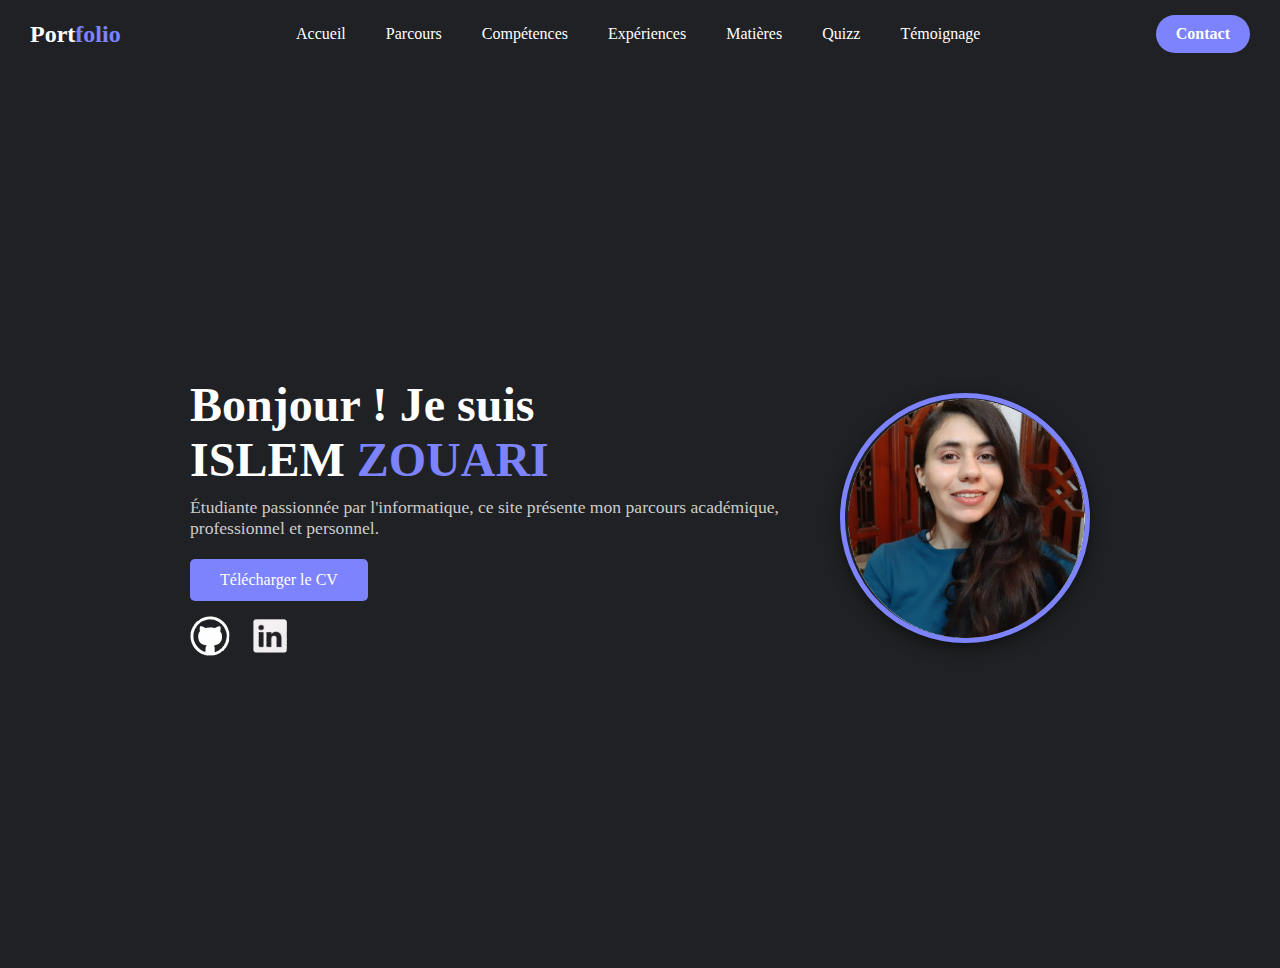
<file: index.html>
<!DOCTYPE html>
<html lang="fr">

<head>
    <meta charset="UTF-8">
    <meta name="viewport" content="width=device-width, initial-scale=1.0">
    <title>Mon Site Personnel</title>
    <link rel="stylesheet" href="style.css">
</head>

<body>
    <!-- En-tête -->
    <header>
        <!-- Titre PORTFOLIO -->
        <div class="title">
            <span class="white-text">Port</span><span class="blue-text">folio</span>
        </div>

        <!-- Menu de navigation -->
        <nav>
            <ul>
                <li><a href="index.html">Accueil</a></li>
                <li><a href="pages/parcours.html">Parcours</a></li>
                <li><a href="pages/competences.html">Compétences</a></li>
                <li><a href="pages/experiences.html">Expériences</a></li>
                <li><a href="pages/matieres.html">Matières</a></li>
                <li><a href="pages/quizz.html">Quizz</a></li>
                <li><a href="pages/temoignage.html">Témoignage</a></li>
            </ul>
        </nav>
        <!-- Correction du bouton Contact -->
        <a href="pages/contact.html" class="contact">Contact</a>
    </header>

    <main class="main-content">
        <div class="biographie">
            <div class="text">
                <h1>Bonjour ! Je suis <br><strong>
                    <span class="white-text">ISLEM</span> <span class="blue-text">ZOUARI</span>
                </strong></h1>
                
                <p>Étudiante passionnée par l'informatique, ce site présente mon parcours académique, professionnel et personnel.</p>
                <a href="images/cv.pdf" class="btn-download" aria-label="Télécharger le CV de Islem Zouari">Télécharger le CV</a>
                <div class="social-media">
                    <div class="icons">
                        <a href="https://github.com/islem-01" target="_blank" aria-label="Voir le profil GitHub de Islem Zouari">
                            <img src="images/github.png" alt="GitHub">
                        </a>
                        <a href="https://www.linkedin.com/in/islem-zouari-32ba6b217/" target="_blank" aria-label="Voir le profil LinkedIn de Islem Zouari">
                            <img src="images/linkedin.png" alt="LinkedIn">
                        </a>
                    </div>
                </div>
            </div>

            <img src="images/photo.png" alt="Photo de profil de Islem Zouari" class="profile-pic">
        </div>
    </main>
</body>

</html>
</file>
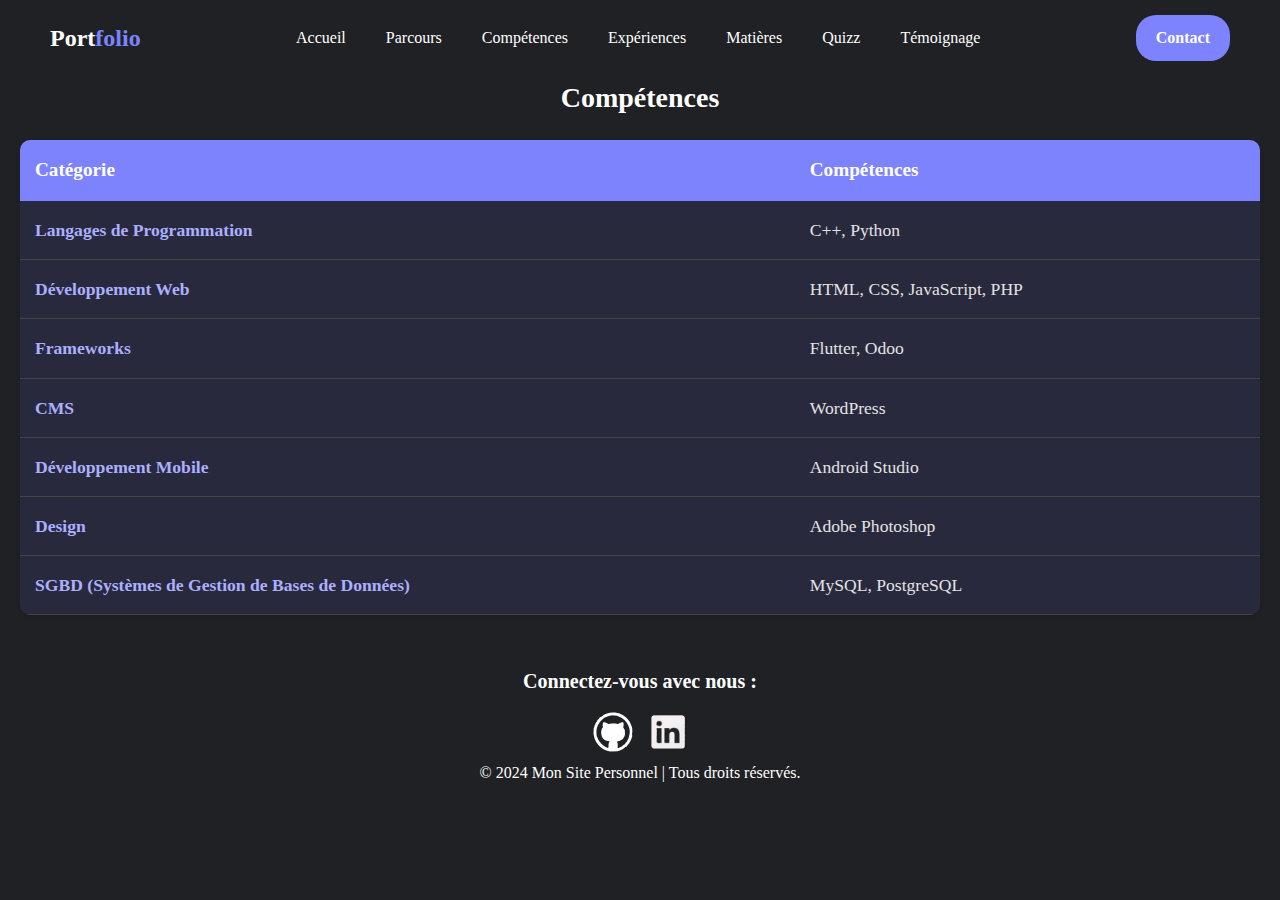
<file: pages/competences.html>
<!DOCTYPE html>
<html lang="fr">
<head>
    <meta charset="UTF-8">
    <meta name="viewport" content="width=device-width, initial-scale=1.0">
    <title>Compétences</title>
    <link rel="stylesheet" href="style_competences.css">
</head>
<body>
    <!-- En-tête -->
    <header>
        <div class="title">
            <span class="white-text">Port</span><span class="blue-text">folio</span>
        </div>
        <nav>
            <ul>
                <li><a href="../index.html">Accueil</a></li>
                <li><a href="parcours.html">Parcours</a></li>
                <li><a href="competences.html">Compétences</a></li>
                <li><a href="experiences.html">Expériences</a></li>
                <li><a href="matieres.html">Matières</a></li>
                <li><a href="quizz.html">Quizz</a></li>
                <li><a href="temoignage.html">Témoignage</a></li>
            </ul>
        </nav>
        <a href="contact.html" class="contact">Contact</a>
    </header>

    <main>
        <h1>Compétences</h1>
        <table>
            <thead>
                <tr>
                    <th>Catégorie</th>
                    <th>Compétences</th>
                </tr>
            </thead>
            <tbody>
                <tr>
                    <td>Langages de Programmation</td>
                    <td>C++, Python</td>
                </tr>
                <tr>
                    <td>Développement Web</td>
                    <td>HTML, CSS, JavaScript, PHP</td>
                </tr>
                <tr>
                    <td>Frameworks</td>
                    <td>Flutter, Odoo</td>
                </tr>
                <tr>
                    <td>CMS</td>
                    <td>WordPress</td>
                </tr>
                <tr>
                    <td>Développement Mobile</td>
                    <td>Android Studio</td>
                </tr>
                <tr>
                    <td>Design</td>
                    <td>Adobe Photoshop</td>
                </tr>
                <tr>
                    <td>SGBD (Systèmes de Gestion de Bases de Données)</td>
                    <td>MySQL, PostgreSQL</td>
                </tr>
            </tbody>
        </table>
    </main>

    <!-- Pied de page -->
    <footer>
        <div class="social-media">
            <h2>Connectez-vous avec nous :</h2>
            <div class="icons">
                <a href="https://github.com/islem-01" target="_blank">
                    <img src="../images/github.png" alt="GitHub">
                </a>
                <a href="https://www.linkedin.com/in/islem-zouari-32ba6b217/" target="_blank">
                    <img src="../images/linkedin.png" alt="LinkedIn">
                </a>
            </div>
        </div>
        <p>&copy; 2024 Mon Site Personnel | Tous droits réservés.</p>
    </footer>
</body>
</html>
</file>
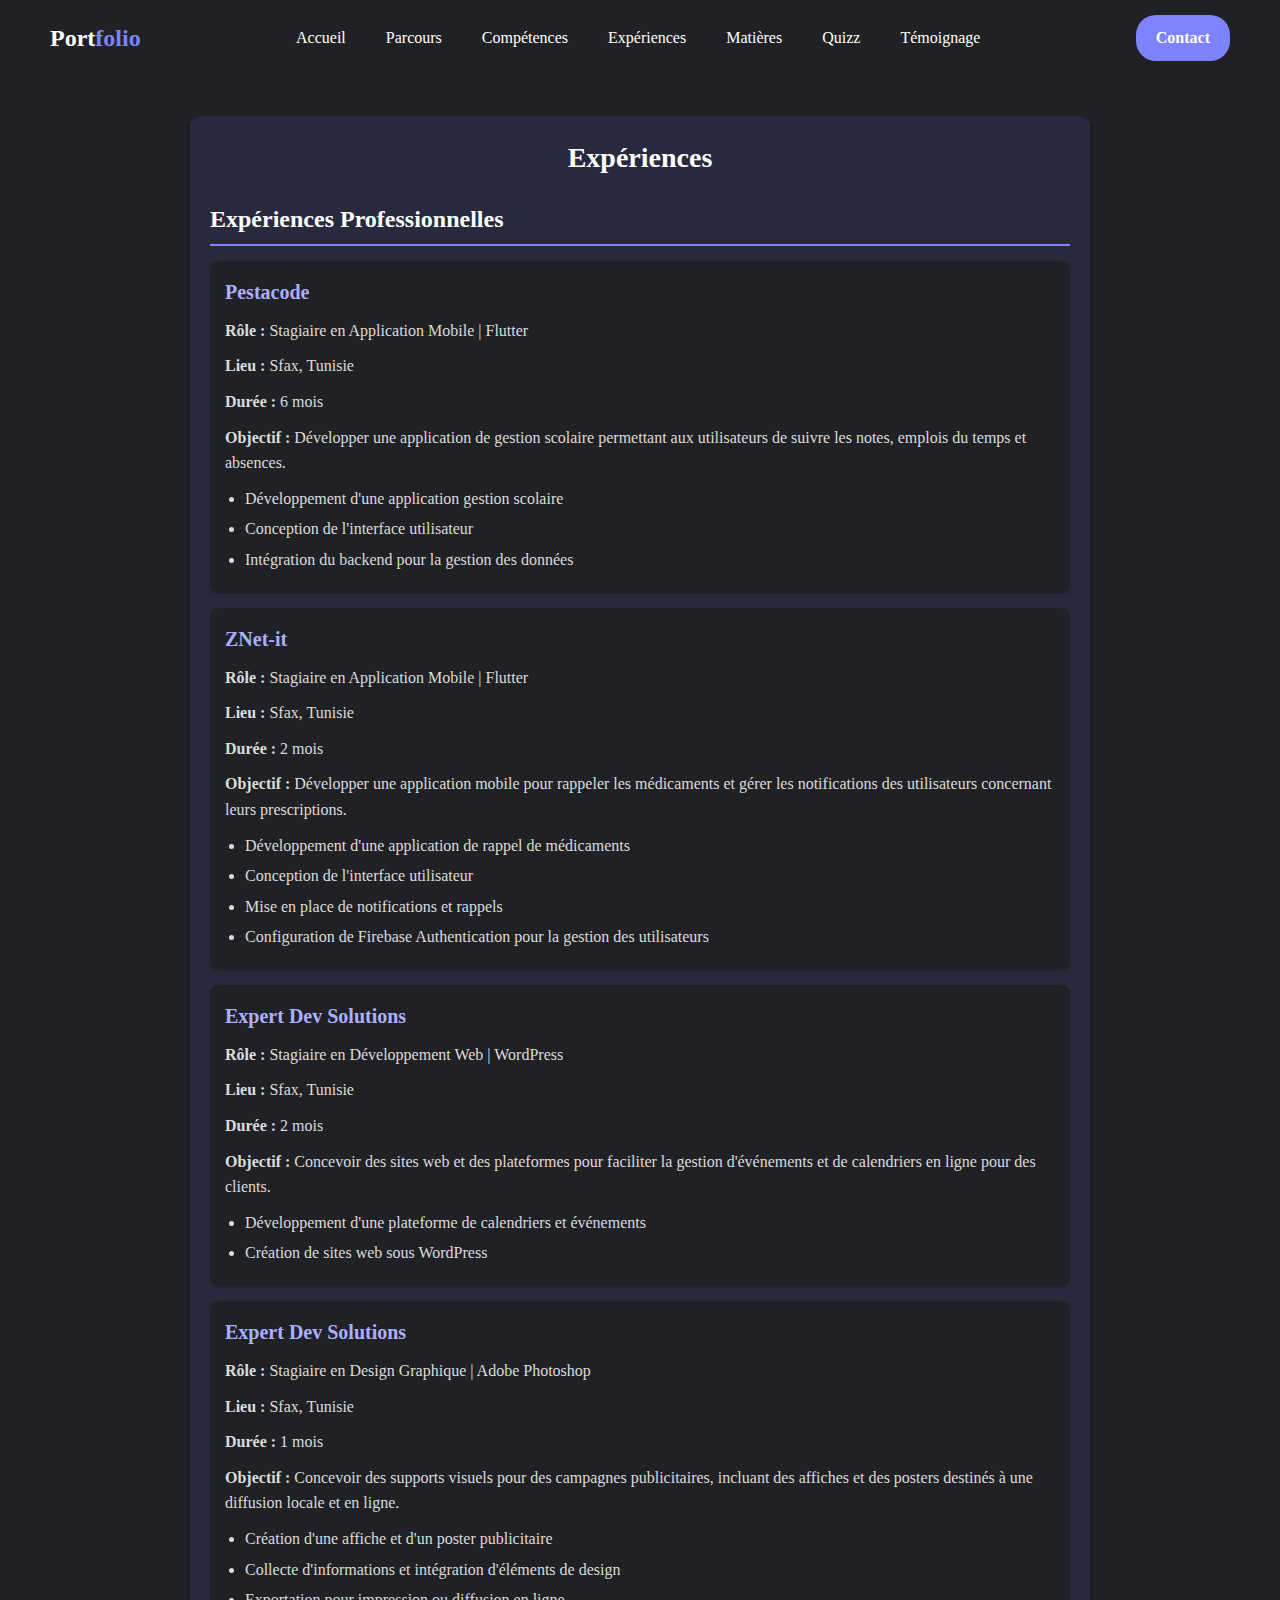
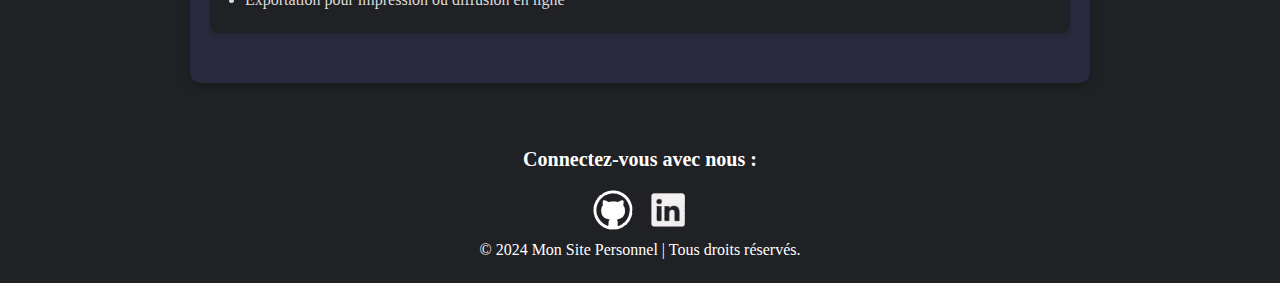
<file: pages/experiences.html>
<!DOCTYPE html>
<html lang="en">

<head>
    <meta charset="UTF-8">
    <meta name="viewport" content="width=device-width, initial-scale=1.0">
    <title>Expériences</title>
    <link rel="stylesheet" href="style_experience.css">
</head>

<body>
    <!-- En-tête -->
    <header>
        <div class="title">
            <span class="white-text">Port</span><span class="blue-text">folio</span>
        </div>
        <!-- Menu de navigation -->
        <nav>
            <ul>
                <li><a href="../index.html">Accueil</a></li>
                <li><a href="parcours.html">Parcours</a></li>
                <li><a href="competences.html">Compétences</a></li>
                <li><a href="experiences.html">Expériences</a></li>
                <li><a href="matieres.html">Matières</a></li>
                <li><a href="quizz.html">Quizz</a></li>
                <li><a href="temoignage.html">Témoignage</a></li>
            </ul>
        </nav>
        <a href="contact.html" class="contact">Contact</a>
    </header>

    <!-- Section des expériences -->
    <main>
        <h1>Expériences</h1>

        <section class="experience">
            <h2>Expériences Professionnelles</h2>

            <article>
                <h3>Pestacode</h3>
                <p><strong>Rôle :</strong> Stagiaire en Application Mobile | Flutter</p>
                <p><strong>Lieu :</strong> Sfax, Tunisie</p>
                <p><strong>Durée :</strong> 6 mois</p>
                <p><strong>Objectif :</strong> Développer une application de gestion scolaire permettant aux utilisateurs de suivre les notes, emplois du temps et absences.</p>
                <ul>
                    <li>Développement d'une application gestion scolaire</li>
                    <li>Conception de l'interface utilisateur</li>
                    <li>Intégration du backend pour la gestion des données</li>
                </ul>
            </article>

            <article>
                <h3>ZNet-it</h3>
                <p><strong>Rôle :</strong> Stagiaire en Application Mobile | Flutter</p>
                <p><strong>Lieu :</strong> Sfax, Tunisie</p>
                <p><strong>Durée :</strong> 2 mois</p>
                <p><strong>Objectif :</strong> Développer une application mobile pour rappeler les médicaments et gérer les notifications des utilisateurs concernant leurs prescriptions.</p>
                <ul>
                    <li>Développement d'une application de rappel de médicaments</li>
                    <li>Conception de l'interface utilisateur</li>
                    <li>Mise en place de notifications et rappels</li>
                    <li>Configuration de Firebase Authentication pour la gestion des utilisateurs</li>
                </ul>
            </article>

            <article>
                <h3>Expert Dev Solutions</h3>
                <p><strong>Rôle :</strong> Stagiaire en Développement Web | WordPress</p>
                <p><strong>Lieu :</strong> Sfax, Tunisie</p>
                <p><strong>Durée :</strong> 2 mois</p>
                <p><strong>Objectif :</strong> Concevoir des sites web et des plateformes pour faciliter la gestion d'événements et de calendriers en ligne pour des clients.</p>
                <ul>
                    <li>Développement d'une plateforme de calendriers et événements</li>
                    <li>Création de sites web sous WordPress</li>
                </ul>
            </article>

            <article>
                <h3>Expert Dev Solutions</h3>
                <p><strong>Rôle :</strong> Stagiaire en Design Graphique | Adobe Photoshop</p>
                <p><strong>Lieu :</strong> Sfax, Tunisie</p>
                <p><strong>Durée :</strong> 1 mois</p>
                <p><strong>Objectif :</strong> Concevoir des supports visuels pour des campagnes publicitaires, incluant des affiches et des posters destinés à une diffusion locale et en ligne.</p>
                <ul>
                    <li>Création d'une affiche et d'un poster publicitaire</li>
                    <li>Collecte d'informations et intégration d'éléments de design</li>
                    <li>Exportation pour impression ou diffusion en ligne</li>
                </ul>
            </article>
        </section>

    </main>

    <!-- Pied de page -->
    <footer>
        <div class="social-media">
            <h2>Connectez-vous avec nous :</h2>
            <div class="icons">
                <a href="https://github.com/islem-01" target="_blank">
                    <img src="../images/github.png" alt="GitHub">
                </a>
                <a href="https://www.linkedin.com/in/islem-zouari-32ba6b217/" target="_blank">
                    <img src="../images/linkedin.png" alt="LinkedIn">
                </a>
            </div>
        </div>
        <p>&copy; 2024 Mon Site Personnel | Tous droits réservés.</p>
    </footer>
</body>

</html>
</file>
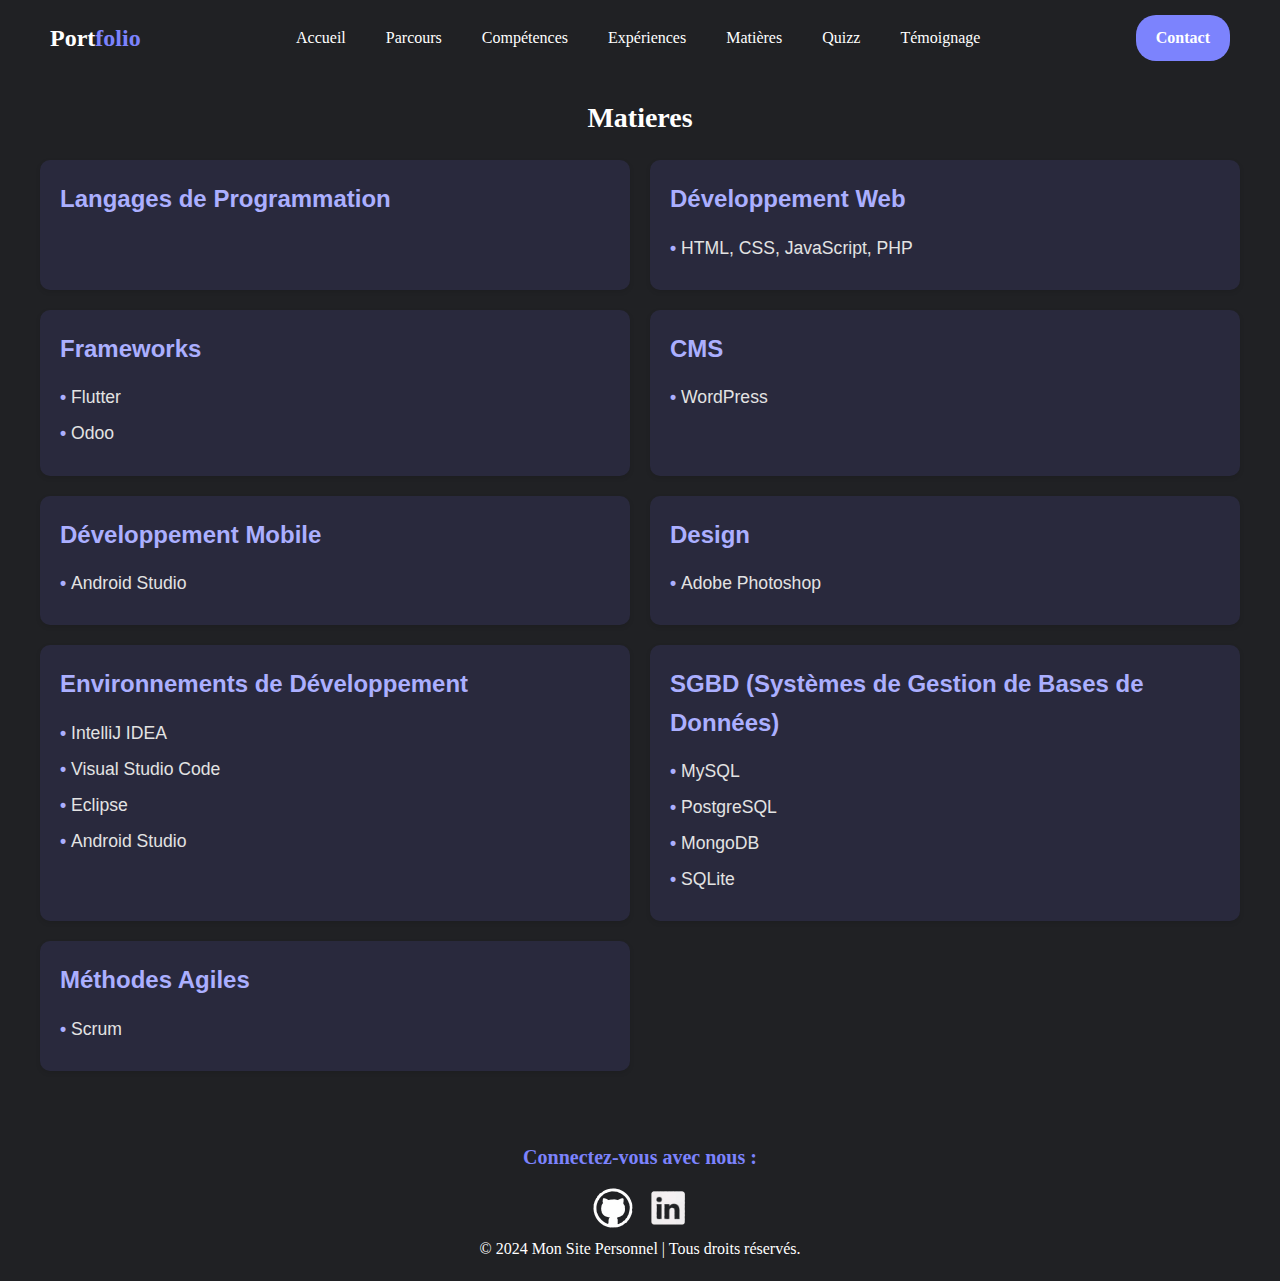
<file: pages/matieres.html>
<!DOCTYPE html>
<html lang="fr">
<head>
    <meta charset="UTF-8">
    <meta name="viewport" content="width=device-width, initial-scale=1.0">
    <title>Matiers</title>
    <link rel="stylesheet" href="style_matieres.css">
</head>
<body>
    <!-- En-tête -->
    <header>
        <div class="title">
            <span class="white-text">Port</span><span class="blue-text">folio</span>
        </div>
        <nav>
            <ul>
                <li><a href="../index.html">Accueil</a></li>
                <li><a href="parcours.html">Parcours</a></li>
                <li><a href="competences.html">Compétences</a></li>
                <li><a href="experiences.html">Expériences</a></li>
                <li><a href="matieres.html">Matières</a></li>
                <li><a href="quizz.html">Quizz</a></li>
                <li><a href="temoignage.html">Témoignage</a></li>
            </ul>
        </nav>
        <a href="contact.html" class="contact">Contact</a>
    </header>

    <main>
        <h1>Matieres</h1>
        <div class="competence-section">
            <div class="competence-item">
                <h3>Langages de Programmation</h3>
                <ul>
                    <src 
                </ul>
            </div>

            <!-- Développement Web -->
            <div class="competence-item">
                <h3>Développement Web</h3>
                <ul>
                    <li>HTML, CSS, JavaScript, PHP</li>
                </ul>
            </div>

            <!-- Frameworks -->
            <div class="competence-item">
                <h3>Frameworks</h3>
                <ul>
                    <li>Flutter</li>
                    <li>Odoo</li>
                </ul>
            </div>

            <!-- CMS -->
            <div class="competence-item">
                <h3>CMS</h3>
                <ul>
                    <li>WordPress</li>
                </ul>
            </div>

            <!-- Développement Mobile -->
            <div class="competence-item">
                <h3>Développement Mobile</h3>
                <ul>
                    <li>Android Studio</li>
                </ul>
            </div>

            <!-- Design -->
            <div class="competence-item">
                <h3>Design</h3>
                <ul>
                    <li>Adobe Photoshop</li>
                </ul>
            </div>

            <!-- Environnements de Développement -->
            <div class="competence-item">
                <h3>Environnements de Développement</h3>
                <ul>
                    <li>IntelliJ IDEA</li>
                    <li>Visual Studio Code</li>
                    <li>Eclipse</li>
                    <li>Android Studio</li>
                </ul>
            </div>

            <!-- Systèmes de Gestion de Bases de Données (SGBD) -->
            <div class="competence-item">
                <h3>SGBD (Systèmes de Gestion de Bases de Données)</h3>
                <ul>
                    <li>MySQL</li>
                    <li>PostgreSQL</li>
                    <li>MongoDB</li>
                    <li>SQLite</li>
                </ul>
            </div>

            <!-- Méthodes Agiles -->
            <div class="competence-item">
                <h3>Méthodes Agiles</h3>
                <ul>
                    <li>Scrum</li>
                </ul>
            </div>
        </div>
    </main>

    <!-- Pied de page -->
    <footer>
        <div class="social-media">
                <h2 >Connectez-vous avec nous :</h2>
            <div class="icons">
                <a href="https://github.com/islem-01" target="_blank">
                    <img src="../images/github.png" alt="GitHub">
                </a>
                <a href="https://www.linkedin.com/in/islem-zouari-32ba6b217/" target="_blank">
                    <img src="../images/linkedin.png" alt="LinkedIn">
                 </a>
            </div>
        </div>
        <p>&copy; 2024 Mon Site Personnel | Tous droits réservés.</p>
    </footer>
</body>
</html>
</file>
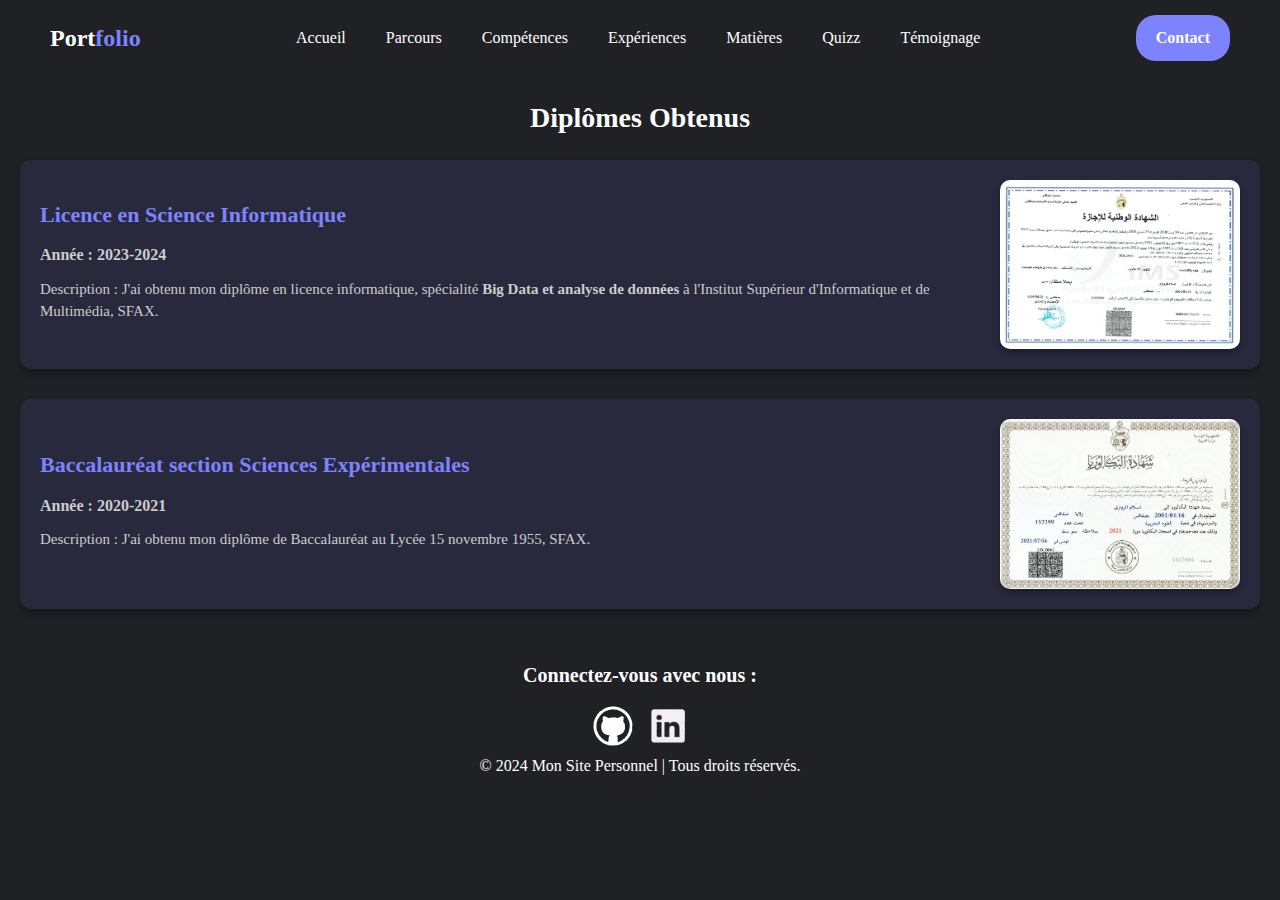
<file: pages/parcours.html>
<!DOCTYPE html>
<html lang="fr">
<head>
    <meta charset="UTF-8">
    <meta name="viewport" content="width=device-width, initial-scale=1.0">
    <title>Mon Parcours Académique</title>
    <link rel="stylesheet" href="style_parcours.css">
</head>
<body>
       <!-- En-tête -->
       <header>
        <!-- Titre PORTFOLIO -->
        <div class="title">
            <span class="white-text">Port</span><span class="blue-text">folio</span>
        </div>

        <!-- Menu de navigation -->
        <nav>
            <ul>
                <li><a href="../index.html">Accueil</a></li>
                <li><a href="parcours.html">Parcours</a></li>
                <li><a href="competences.html">Compétences</a></li>
                <li><a href="experiences.html">Expériences</a></li>
                <li><a href="matieres.html">Matières</a></li>
                <li><a href="quizz.html">Quizz</a></li>
                <li><a href="temoignage.html">Témoignage</a></li>
            </ul>
        </nav>
        <!-- Correction du bouton Contact -->
        <a href="contact.html" class="contact">Contact</a>
    </header>

    <main>
        <div>
            <h2>Diplômes Obtenus</h2>
            <div class="diploma">
                <div>
                    <h3>Licence en Science Informatique</h3>
                    <p class="year">Année : 2023-2024</p>
                    <p class="description">Description : J'ai obtenu mon diplôme en licence informatique, spécialité <strong>Big Data et analyse de données </strong>à l'Institut Supérieur d'Informatique et de Multimédia, SFAX.</p>
                </div>
                <img src="../images/licence.png" alt="Diplôme de Licence">
            </div>
            
            <div class="diploma">
                <div>
                    <h3>Baccalauréat section Sciences Expérimentales</h3>
                    <p class="year">Année : 2020-2021</p>
                    <p class="description">Description : J'ai obtenu mon diplôme de Baccalauréat au Lycée 15 novembre 1955, SFAX.</p>
                </div>
                <img src="../images/BAC.png" alt="Diplôme de Baccalauréat">
            </div>            
        </div>
    </main>
    
 <!-- Réseaux sociaux -->
 <footer>
    <section class="social-media">
        <h2>Connectez-vous avec nous :</h2>
        <div class="icons">
            <a href="https://github.com/islem-01" target="_blank">
                <img src="../images/github.png" alt="GitHub" >
            </a>
            <a href="https://www.linkedin.com/in/islem-zouari-32ba6b217/" target="_blank">
                <img src="../images/linkedin.png" alt="LinkedIn" >
            </a>
        </div>
    </section>
    <p>&copy; 2024 Mon Site Personnel | Tous droits réservés.</p>
  </footer>
</body>
</html>
</file>
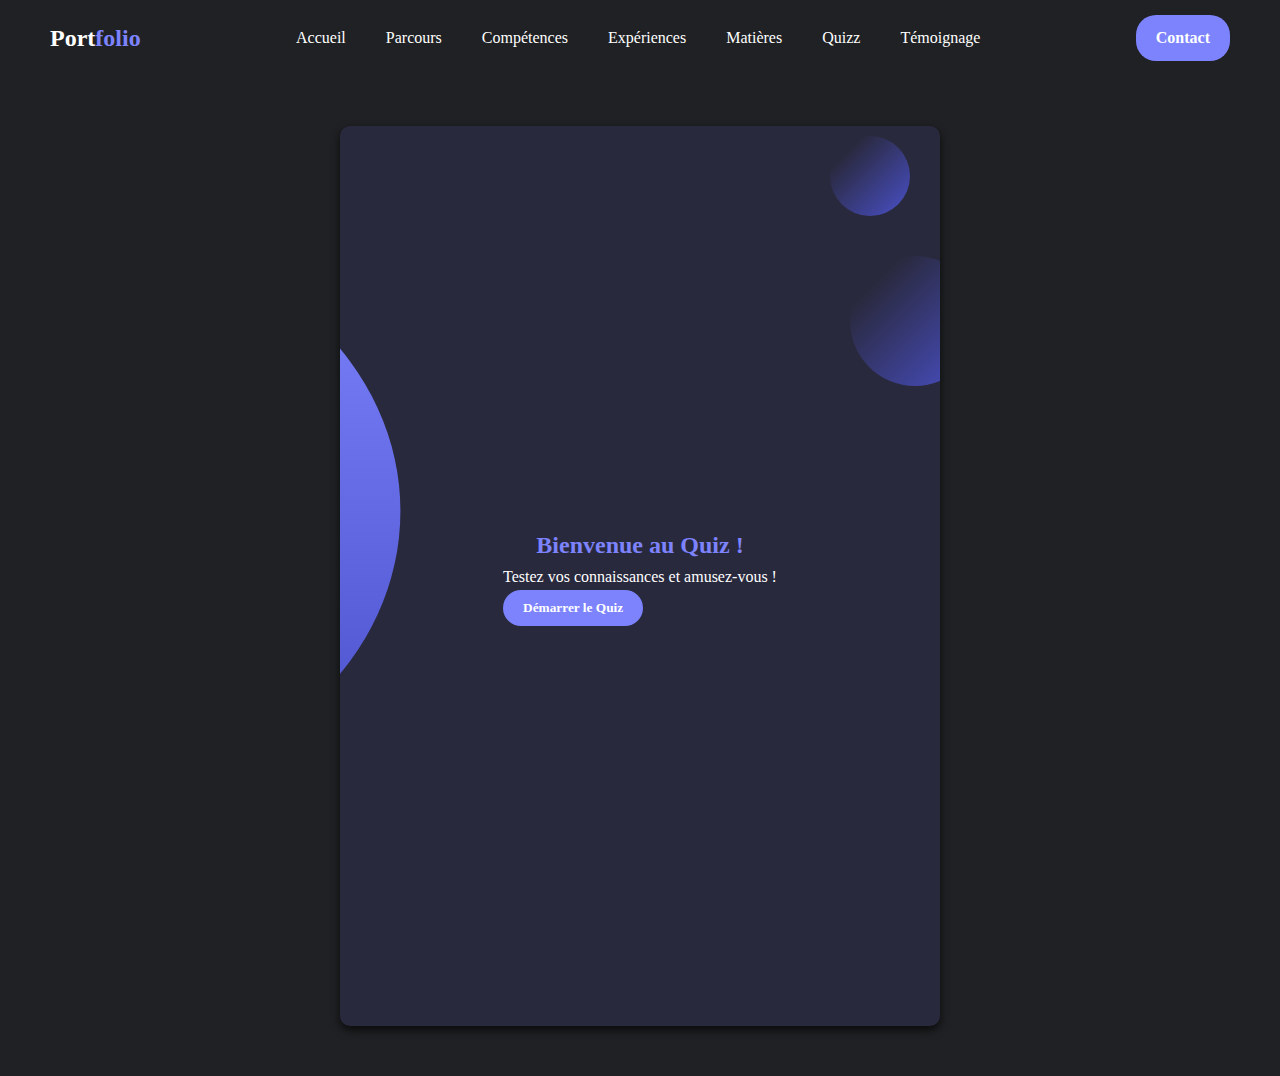
<file: pages/quizz.html>
<!DOCTYPE html>
<html lang="en">
<head>
    <meta charset="UTF-8">
    <meta name="viewport" content="width=device-width, initial-scale=1.0">
    <title>Quiz Website</title>
    <link rel="stylesheet" href="style_quizz.css">
</head>
<body>
    <!-- En-tête -->
    <header>
        <div class="title">
            <span class="white-text">Port</span><span class="blue-text">folio</span>
        </div>

        <!-- Menu de navigation -->
        <nav>
            <ul>
                <li><a href="../index.html">Accueil</a></li>
                <li><a href="parcours.html">Parcours</a></li>
                <li><a href="competences.html">Compétences</a></li>
                <li><a href="experiences.html">Expériences</a></li>
                <li><a href="matieres.html">Matières</a></li>
                <li><a href="quizz.html">Quizz</a></li>
                <li><a href="temoignage.html">Témoignage</a></li>
            </ul>
        </nav>
        <a href="contact.html" class="contact">Contact</a>
    </header>

    <main id="quiz-container" class="quiz-container">
        <span class="big-circle"></span>
        <div id="start-screen">
            <h2>Bienvenue au Quiz !</h2>
            <p>Testez vos connaissances et amusez-vous !</p>
            <button  onclick="startQuiz()">Démarrer le Quiz</button>
            <span class="circle one"></span>
            <span class="circle two"></span>
        </div>

        <div id="question-screen" style="display: none;">
            <div class="score">Score : <span id="score">0</span> / 15</div>
            <div id="question" class="question"></div>
            <ul id="options" class="options"></ul>
            <button id="next-btn" style="display: none;" onclick="nextQuestion()">Suivant</button>
        </div>
        

        <div id="end-screen" style="display: none;">
            <h2>Quiz Terminé !</h2>
            <p>Votre score final est : <span id="final-score"></span> / 15</p>
            <button onclick="restartQuiz()">Recommencer le Quiz</button>
        </div>
    </main>
    
    <script src="script_quizz.js"></script>
</body>
</html>
</file>
<file: style.css>
/* Réinitialisation des marges et des paddings */
* {
    margin: 0;
    padding: 0;
    box-sizing: border-box;
}

/* Style global */
body {
    font-family: "Times New Roman", serif;
    font-size: 16px;
    color: #fff;
    background-color: #202124; /* Fond sombre */
}


/* En-tête */
header {
    background-color: #202124;
    color: white;
    width: 100%;
    padding: 15px 30px;
    display: flex;
    justify-content: space-between;
    align-items: center;
}
.white-text {
    color: white;
}

.blue-text {
    color:  #7c83fd;;
}
.title {
    font-size: 24px;
    font-weight: bold;
}

header nav ul {
    list-style: none;
    display: flex;
    gap: 20px;
}

header nav ul li a {
    text-decoration: none;
    color: white;
    padding: 10px;
    transition: background-color 0.3s ease;
}

header nav ul li a:hover {
    background-color: #444;
    border-radius: 5px;
}

.contact {
    text-decoration: none;    font-family: "Times New Roman", serif;
    background-color:#7c83fd;
    color: white;
    padding: 10px 20px;
    border: none;
    border-radius: 20px;
    font-weight: bold;
    cursor: pointer;
    
    transition: transform 0.3s ease, background-color 0.3s ease;
}

.contact:hover {
    text-decoration: none;
    background-color: #abafff;
    transform: scale(1.1);
}

/* Contenu principal */
main {
    display: flex;
    justify-content: center;
    align-items: center;
    text-align: center;
    height: 100vh;
    background-color: #202124; /* Fond sombre */
    color: #fff;
}

.biographie {
    display: flex;
    align-items: center;
    justify-content: space-between;
    max-width: 900px;
    width: 100%;
    gap: 50px;
}

.biographie .text {
    flex: 1;
    text-align: left;
}

.biographie h1 {
    font-size: 3rem;
    font-weight: bold;
}

.biographie h1 .blue-text {
    color: #7c83fd; /* Couleur bleue pour Web Designer */
}

.biographie p {
    margin-top: 10px;
    font-size: 1.1rem;
    color: #ccc;
}

.btn-download {
    display: inline-block;
    background-color: #7c83fd;
    color: white;
    text-decoration: none;
    padding: 12px 30px;
    margin-top: 20px;
    border-radius: 5px;
    transition: background-color 0.3s ease, transform 0.3s ease;
}

.btn-download:hover {
    background-color: #4a50c9;
    transform: scale(1.05);
}

/* Réseaux sociaux */
.social-media {
    margin-top: 15px;
}

.social-media .icons {
    display: flex;
    justify-content:left;
    gap: 20px;
}

.social-media .icons a img {
    width: 40px;
    height: 40px;
    transition: transform 0.3s ease, filter 0.3s ease;
}

.social-media .icons a img:hover {
    transform: scale(1.2);
    filter: brightness(1.2);
}

/* Image de profil */
.profile-pic {
    width: 250px;
    height: 250px;
    border-radius: 50%;
    border: 5px solid #7c83fd;
    box-shadow: 0 5px 15px rgba(0, 0, 0, 0.5);
}

/* Responsive */
@media (max-width: 768px) {
    .biographie {
        flex-direction: column;
        text-align: center;
    }

    .profile-pic {
        margin-top: 20px;
        width: 200px;
        height: 200px;
    }
}
</file>
<file: pages/style_competences.css>
/* Réinitialisation des marges et des paddings */
* {
  margin: 0;
  padding: 0;
  box-sizing: border-box;
}

/* Style global */
body {
  font-family: "Times New Roman", serif;
  font-size: 16px;
  color: #fff;
  background-color: #202124; /* Fond sombre */
  line-height: 1.6; /* Meilleure lisibilité */
  padding: 0 20px;
}

/* En-tête */
header {
  background-color: #202124;
  color: white;
  width: 100%;
  padding: 15px 30px;
  display: flex;
  justify-content: space-between;
  align-items: center;
}

.title {
  font-size: 24px;
  font-weight: bold;
}

.white-text {
  color: white;
}

.blue-text {
  color: #7c83fd;
}

header nav ul {
  list-style: none;
  display: flex;
  gap: 20px;
}

header nav ul li a {
  text-decoration: none;
  color: white;
  padding: 10px;
  transition: background-color 0.3s ease;
}

header nav ul li a:hover {
  background-color: #444;
  border-radius: 5px;
}

/* Bouton contact */
.contact {
  text-decoration: none;
  font-family: "Times New Roman", serif;
  background-color: #7c83fd;
  color: white;
  padding: 10px 20px;
  border: none;
  border-radius: 20px;
  font-weight: bold;
  cursor: pointer;
  transition: transform 0.3s ease, background-color 0.3s ease;
}

.contact:hover {
  text-decoration: none;
  background-color: #abafff;
  transform: scale(1.1);
}

/* Section des compétences */
main h1 {
  font-size: 28px;
  margin-bottom: 20px;
  text-align: center;
  color: #ffffff;
  }
/* Titre des compétences */
h2 {

  color: #ffffff;
  font-size: 2em;
  margin-bottom: 30px;
}

/* Styles pour le tableau des compétences */
table {
  width: 100%;
  border-collapse: collapse;
  margin-top: 20px;
  background-color: #29293d;
  border-radius: 10px;
  overflow: hidden;
  box-shadow: 0 2px 5px rgba(0, 0, 0, 0.1);
}

thead {
  background-color: #7c83fd;
  color: white;
  font-size: 1.2em;
  text-align: left;
}

thead th {
  padding: 15px;
}

tbody tr {
  border-bottom: 1px solid #444;
}

tbody td {
  padding: 15px;
  color: #e3e3e3;
  font-size: 1.1em;
}

tbody td:first-child {
  font-weight: bold;
  color: #abafff;
}


  /* Pied de page */
  footer {
    margin-top: 30px;
    text-align: center;
    padding: 20px;
    color: white;
  }
  
  footer .social-media h2 {
    font-size: 20px;
    margin-bottom: 15px;
  }
  
  footer .social-media .icons {
    display: flex;
    justify-content: center;
    gap: 15px;
  }
  
  footer .social-media .icons a img {
    width: 40px;
    height: 40px;
    transition: transform 0.3s ease, filter 0.3s ease;
  }
  
  footer .social-media .icons a img:hover {
    transform: scale(1.2);
    filter: brightness(1.3);
  }
</file>
<file: pages/style_experience.css>
/* Réinitialisation des marges et des paddings */
* {
    margin: 0;
    padding: 0;
    box-sizing: border-box;
  }
  
  /* Style global */
  body {
    font-family: "Times New Roman", serif;
    font-size: 16px;
    color: #fff;
    background-color: #202124; /* Fond sombre */
    line-height: 1.6; /* Meilleure lisibilité */
    padding: 0 20px;
  }
  
  /* En-tête */
  header {
    background-color: #202124;
    color: white;
    width: 100%;
    padding: 15px 30px;
    display: flex;
    justify-content: space-between;
    align-items: center;
  }
  
  .title {
    font-size: 24px;
    font-weight: bold;
  }
  
  .white-text {
    color: white;
  }
  
  .blue-text {
    color: #7c83fd;
  }
  
  header nav ul {
    list-style: none;
    display: flex;
    gap: 20px;
  }
  
  header nav ul li a {
    text-decoration: none;
    color: white;
    padding: 10px;
    transition: background-color 0.3s ease;
  }
  
  header nav ul li a:hover {
    background-color: #444;
    border-radius: 5px;
  }
  
  /* Bouton contact */
  .contact {
    text-decoration: none;
    font-family: "Times New Roman", serif;
    background-color: #7c83fd;
    color: white;
    padding: 10px 20px;
    border: none;
    border-radius: 20px;
    font-weight: bold;
    cursor: pointer;
    transition: transform 0.3s ease, background-color 0.3s ease;
  }
  
  .contact:hover {
    text-decoration: none;
    background-color: #abafff;
    transform: scale(1.1);
  }
  /* Section principale */
main {
    max-width: 900px;
    margin: 40px auto;
    padding: 20px;
    background-color: #29293d;
    border-radius: 10px;
    box-shadow: 0 4px 8px rgba(0, 0, 0, 0.2);
}

main h1 {
    font-size: 28px;
    margin-bottom: 20px;
    text-align: center;
    color: #ffffff;
}

section {
    margin-bottom: 30px;
}

section h2 {
    font-size: 24px;
    margin-bottom: 15px;
    border-bottom: 2px solid #7c83fd;
    padding-bottom: 5px;
}

article {
    background-color: #202124;
    padding: 15px;
    margin-bottom: 15px;
    border-radius: 8px;
    box-shadow: 0 2px 4px rgba(0, 0, 0, 0.1);
}

article h3 {
    font-size: 20px;
    margin-bottom: 10px;
    color: #abafff;
}

article p {
    font-size: 16px;
    margin-bottom: 10px;
    color: #dcdcdc;
}

article ul {
    list-style: disc;
    padding-left: 20px;
    color: #dcdcdc;
}

article ul li {
    margin-bottom: 5px;
}

.projects ul {
    list-style: square;
    padding-left: 20px;
}

.projects ul li {
    color: #dcdcdc;
    margin-bottom: 8px;
}


  /* Pied de page */
  footer {
    margin-top: 30px;
    text-align: center;
    padding: 20px;
    color: white;
  }
  
  footer .social-media h2 {
    font-size: 20px;
    margin-bottom: 15px;
  }
  
  footer .social-media .icons {
    display: flex;
    justify-content: center;
    gap: 15px;
  }
  
  footer .social-media .icons a img {
    width: 40px;
    height: 40px;
    transition: transform 0.3s ease, filter 0.3s ease;
  }
  
  footer .social-media .icons a img:hover {
    transform: scale(1.2);
    filter: brightness(1.3);
  }
</file>
<file: pages/style_matieres.css>
/* Réinitialisation des marges et des paddings */
* {
    margin: 0;
    padding: 0;
    box-sizing: border-box;
  }
  
  /* Style global */
  body {
    font-family: "Times New Roman", serif;
    font-size: 16px;
    color: #fff;
    background-color: #202124; /* Fond sombre */
    line-height: 1.6; /* Meilleure lisibilité */
    padding: 0 20px;
  }
  
  /* En-tête */
  header {
    background-color: #202124;
    color: white;
    width: 100%;
    padding: 15px 30px;
    display: flex;
    justify-content: space-between;
    align-items: center;
  }
  
  .title {
    font-size: 24px;
    font-weight: bold;
  }
  
  .white-text {
    color: white;
  }
  
  .blue-text {
    color: #7c83fd;
  }
  
  header nav ul {
    list-style: none;
    display: flex;
    gap: 20px;
  }
  
  header nav ul li a {
    text-decoration: none;
    color: white;
    padding: 10px;
    transition: background-color 0.3s ease;
  }
  
  header nav ul li a:hover {
    background-color: #444;
    border-radius: 5px;
  }
  
  /* Bouton contact */
  .contact {
    text-decoration: none;
    font-family: "Times New Roman", serif;
    background-color: #7c83fd;
    color: white;
    padding: 10px 20px;
    border: none;
    border-radius: 20px;
    font-weight: bold;
    cursor: pointer;
    transition: transform 0.3s ease, background-color 0.3s ease;
  }
  
  .contact:hover {
    text-decoration: none;
    background-color: #abafff;
    transform: scale(1.1);
  }
  
/* Section des compétences */
main {
  padding: 20px;
}

main h1 {
font-size: 28px;
margin-bottom: 20px;
text-align: center;
color: #ffffff;
}
/* Titre des matieres */
h2 {
  color: #7c83fd;
  font-size: 2em;
  margin-bottom: 30px;
}

/* Cartes des matieres */
.competence-section {
  display: grid;
  grid-template-columns: 1fr 1fr; /* 2 colonnes */
  gap: 20px;
  margin-top: 20px;
  font-family: 'Arial', sans-serif;
}

.competence-item {
  background-color: #29293d;
  padding: 20px;
  border-radius: 10px;
  box-shadow: 0 2px 5px rgba(0, 0, 0, 0.1);
  transition: transform 0.3s ease;
}

.competence-item:hover {
  transform: scale(1.05);
}

.competence-item h3 {
  font-size: 1.5em;
  color:  #abafff;
  margin-bottom: 15px;
  font-weight: bold;
}

.competence-item ul {
  list-style-type: none;
  padding: 0;
}

.competence-item ul li {
  font-size: 1.1em;
  color: #e3e3e3;
  margin-bottom: 8px;
}

.competence-item ul li::before {
  content: "• ";
  color: #abafff; /* Vous pouvez choisir une autre couleur */
  font-weight: bold;
}
    /* Pied de page */
    footer {
      margin-top: 30px;
      text-align: center;
      padding: 20px;
      color: white;
    }
    
    footer .social-media h2 {
      font-size: 20px;
      margin-bottom: 15px;
    }
    
    footer .social-media .icons {
      display: flex;
      justify-content: center;
      gap: 15px;
    }
    
    footer .social-media .icons a img {
      width: 40px;
      height: 40px;
      transition: transform 0.3s ease, filter 0.3s ease;
    }
    
    footer .social-media .icons a img:hover {
      transform: scale(1.2);
      filter: brightness(1.3);
    }
</file>
<file: pages/style_parcours.css>
/* Réinitialisation des marges et des paddings */
* {
  margin: 0;
  padding: 0;
  box-sizing: border-box;
}

/* Style global */
body {
  font-family: "Times New Roman", serif;
  font-size: 16px;
  color: #fff;
  background-color: #202124; /* Fond sombre */
  line-height: 1.6; /* Meilleure lisibilité */
  padding: 0 20px;
}

/* En-tête */
header {
  background-color: #202124;
  color: white;
  width: 100%;
  padding: 15px 30px;
  display: flex;
  justify-content: space-between;
  align-items: center;
}

.title {
  font-size: 24px;
  font-weight: bold;
}

.white-text {
  color: white;
}

.blue-text {
  color: #7c83fd;
}

header nav ul {
  list-style: none;
  display: flex;
  gap: 20px;
}

header nav ul li a {
  text-decoration: none;
  color: white;
  padding: 10px;
  transition: background-color 0.3s ease;
}

header nav ul li a:hover {
  background-color: #444;
  border-radius: 5px;
}

/* Bouton contact */
.contact {
  text-decoration: none;
  font-family: "Times New Roman", serif;
  background-color: #7c83fd;
  color: white;
  padding: 10px 20px;
  border: none;
  border-radius: 20px;
  font-weight: bold;
  cursor: pointer;
  transition: transform 0.3s ease, background-color 0.3s ease;
}

.contact:hover {
  text-decoration: none;
  background-color: #abafff;
  transform: scale(1.1);
}

/* Section principale */
main {
  margin: 20px 0;
}

h2 {
  font-size: 28px;
  color: #ffffff;
  text-align: center;
  margin-bottom: 20px;
}

.diploma {
  background-color: #29293d;
  border-radius: 10px;
  padding: 20px;
  margin-bottom: 20px;
  box-shadow: 0 4px 6px rgba(0, 0, 0, 0.3);
}

.diploma h3 {
  font-size: 22px;
  color: #7c83fd;
}

.diploma p {
  margin: 10px 0;
  color: #ccc;
}

.diploma {
  display: flex;
  align-items: center; /* Aligne verticalement texte et image */
  justify-content: space-between; /* Espace entre le texte et l'image */
  margin-bottom: 30px;
}

.diploma img {
  max-width: 20%; /* L'image occupe 40% de la section */
  height: auto;   /* Garde les proportions */
  margin-left: 20px; /* Espacement à gauche de l'image */
  border-radius: 10px;
  box-shadow: 0 4px 6px rgba(0, 0, 0, 0.3);
}
/* Styles pour les années */
.year {
    color: #7c83fd; /* Bleu pastel */
    font-weight: bold;
    font-size: 16px;
}

/* Styles pour les descriptions */
.description {
    color: #b8c1ec; /* Bleu clair légèrement désaturé */
    font-size: 15px;
    line-height: 1.5; /* Pour un meilleur espacement des lignes */
}


/* Pied de page */
footer {
  margin-top: 30px;
  text-align: center;
  padding: 20px;
  color: white;
}

footer .social-media h2 {
  font-size: 20px;
  margin-bottom: 15px;
}

footer .social-media .icons {
  display: flex;
  justify-content: center;
  gap: 15px;
}

footer .social-media .icons a img {
  width: 40px;
  height: 40px;
  transition: transform 0.3s ease, filter 0.3s ease;
}

footer .social-media .icons a img:hover {
  transform: scale(1.2);
  filter: brightness(1.3);
}
</file>
<file: pages/style_quizz.css>
/* Réinitialisation des marges et des paddings */
* {
    margin: 0;
    padding: 0;
    box-sizing: border-box;
}

/* Style global */
body {
    font-family: "Times New Roman", serif;
    font-size: 16px;
    color: #fff;
    background-color: #202124; /* Fond sombre */
    line-height: 1.6; /* Meilleure lisibilité */
    padding: 0 20px;
}

/* En-tête */
header {
    background-color: #202124;
    color: white;
    width: 100%;
    padding: 15px 30px;
    display: flex;
    justify-content: space-between;
    align-items: center;
}

.title {
    font-size: 24px;
    font-weight: bold;
}

.white-text {
    color: white;
}

.blue-text {
    color: #7c83fd;
}

header nav ul {
    list-style: none;
    display: flex;
    gap: 20px;
}

header nav ul li a {
    text-decoration: none;
    color: white;
    padding: 10px;
    transition: background-color 0.3s ease;
}

header nav ul li a:hover {
    background-color: #444;
    border-radius: 5px;
}

/* Bouton contact */
.contact {
    text-decoration: none;
    font-family: "Times New Roman", serif;
    background-color: #7c83fd;
    color: white;
    padding: 10px 20px;
    border: none;
    border-radius: 20px;
    font-weight: bold;
    cursor: pointer;
    transition: transform 0.3s ease, background-color 0.3s ease;
}

.contact:hover {
    background-color: #abafff;
    transform: scale(1.1);
}

h1 {
    font-size: 2em;
    color: #333;
}
.quiz-container {
    position: relative;
    width: 100%;
    min-height: 100vh;
    padding: 2rem;
    background-color: #fafafa;
    overflow: hidden;
    display: flex;
    align-items: center;
    justify-content: center;
  }
form {
    max-width: 600px;
    margin: 0 auto;
    background-color: #fff;
    padding: 20px;
    border-radius: 8px;
    box-shadow: 0 2px 5px rgba(0, 0, 0, 0.1);
}

section {
    margin-bottom: 20px;
}

button {
    text-decoration: none;
    font-family: "Times New Roman", serif;
    background-color: #7c83fd;
    color: white;
    padding: 10px 20px;
    border: none;
    border-radius: 20px;
    font-weight: bold;
    cursor: pointer;
    transition: transform 0.3s ease, background-color 0.3s ease;
}

button:hover {
    background-color: #abafff;
    transform: scale(1.1);
}

#result {
    margin-top: 30px;
    padding: 20px;
    background-color: #fff;
    border-radius: 8px;
    box-shadow: 0 2px 5px rgba(0, 0, 0, 0.1);
}


/* Conteneur du quiz */
.quiz-container {
    max-width: 600px;
    margin: 50px auto;
    background: #29293d;
    padding: 20px;
    border-radius: 10px;
    box-shadow: 0 4px 10px rgba(0, 0, 0, 0.7);
}

.quiz-container h2 {
    color: #7c83fd;
    text-align: center;
}

.question {
    font-size: 1.2rem;
    margin-bottom: 20px;
    word-wrap: break-word; /* Permet de casser les mots longs sur plusieurs lignes */
    white-space: pre-line;   /* Permet d'afficher les retours à la ligne */
    line-height: 1.5;
}


.options {
    list-style: none;
    padding: 0;
}

.options li {
    margin: 10px 0;
}

.circle {
    border-radius: 50%;
    background: linear-gradient(135deg, transparent 20%,#4a50c9);
    position: absolute;
  }
  
  .circle.one {
    width: 130px;
    height: 130px;
    top: 130px;
    right: -40px;
  }
  
  .circle.two {
    width: 80px;
    height: 80px;
    top: 10px;
    right: 30px;
  }
  
  .contact-form:before {
    content: "";
    position: absolute;
    width: 26px;
    height: 26px;
    background-color: #4a50c9;;
    transform: rotate(45deg);
    top: 50px;
    left: -13px;
  }

  
.big-circle {
    position: absolute;
    width: 599px;
    height: 540px;
    border-radius: 50%;
    background: linear-gradient(to bottom,#7c83fd,#4a50c9);
    bottom: 50%;
    right: 50%;
    transform: translate(-40%, 38%);
  }
  
  .big-circle:after {
    content: "";
    position: absolute;
    width: 360px;
    height: 360px;
    background-color: #29293d;
    border-radius: 50%;
    top: calc(50% - 180px);
    left: calc(50% - 180px);
  }
  
  .square {
    position: absolute;
    height: 400px;
    top: 50%;
    left: 50%;
    transform: translate(181%, 11%);
    opacity: 0.2;
  }
  
.options button {
    width: 100%;
    padding: 10px 20px;
    margin: 5px 0;
    border: none;
    border-radius: 5px;
    background: #4a4a63;
    color: #fff;
    font-size: 1rem;
    cursor: pointer;
    transition: background 0.3s ease;
}

.options button:hover {
    background: #7c83fd
}



.score {
    margin-top: 20px;
    font-size: 1.2rem;
    color: #f5f5f5;
}
</file>
